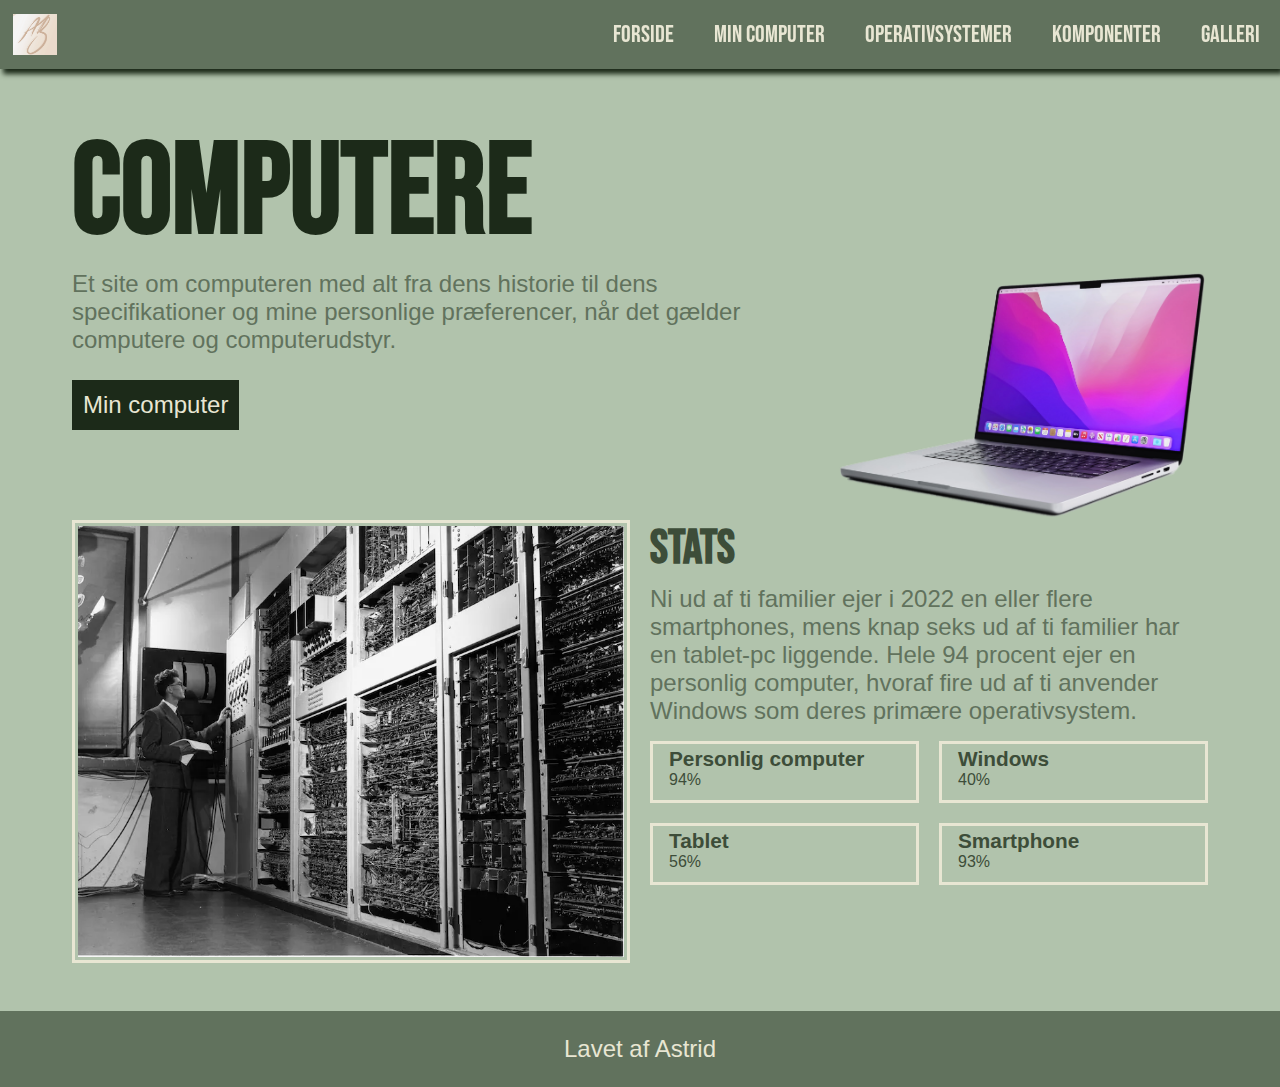
<file: index.html>
<!DOCTYPE html>
<html lang="da">

<head>
  <meta charset="UTF-8">
  <meta name="viewport" content="width=device-width, initial-scale=1.0">
  <meta name="robots" content="noindex">
  <link rel="stylesheet" href="style.css">
  <link rel="stylesheet" href="layout.css">
  <link rel="preconnect" href="https://fonts.googleapis.com">
<link rel="preconnect" href="https://fonts.gstatic.com" crossorigin>
<link href="https://fonts.googleapis.com/css2?family=Bebas+Neue&display=swap" rel="stylesheet">
  <title>Computere</title>
</head>

<body>
  <header>
        <div class="logo">
            <a href="index.html">
                <img src="imgs/logo.webp" alt="Logo">
            </a>
        </div>
        <nav>
            <ul class="menu">
                <li><a href="index.html">Forside</a></li>
                <li><a href="min_computer.html">Min Computer</a></li>
                <li><a href="operativsystemer.html">Operativsystemer</a></li>
                <li><a href="komponenter.html">Komponenter</a></li>
                <li><a href="galleri.html">Galleri</a></li>
            </ul>
        </nav> 
    </header>

  <main>
    <h1>Computere</h1>

    <section class="grid_2-1">
      <div>
           <p>Et site om computeren med alt fra dens historie til dens specifikationer og mine personlige præferencer, når det
            gælder computere og computerudstyr.</p>
            <a href="min_computer.html" class="link_mincomputer">Min computer</a>
          </div>
     <div>
      <img src="imgs/computer-cutout.webp" alt="Laptop computer" class="laptop">   
    </div>
    </section> 

    <section class="grid_1-1">
    
    <div>
      <h2>Stats</h2>
    <p>Ni ud af ti familier ejer i 2022 en eller flere smartphones, mens knap seks ud af ti familier har en tablet-pc
      liggende. Hele 94 procent ejer en personlig computer, hvoraf fire ud af ti anvender Windows som deres primære
      operativsystem.</p>
    


    <dl class="dl_grid_1-1">
 
  <div class="item"><dt>Personlig computer</dt>
        <dd>94%</dd></div>
   

    
  <div class="item"><dt>Windows</dt>
        <dd>40%</dd></div>
    

    
  <div class="item"><dt>Tablet</dt>
        <dd>56%</dd></div>
     

     
   <div class="item"><dt>Smartphone</dt>
        <dd>93%</dd></div>
      
 </dl>
    </div>
    

    <div class="order"><img src="imgs/computer-old.webp" alt="Gammel computer" class="computer-old"></div>
    
  </section>

  </main>
  <footer>
  <p>Lavet af Astrid</p>
  </footer>
</body>

</html>
</file>
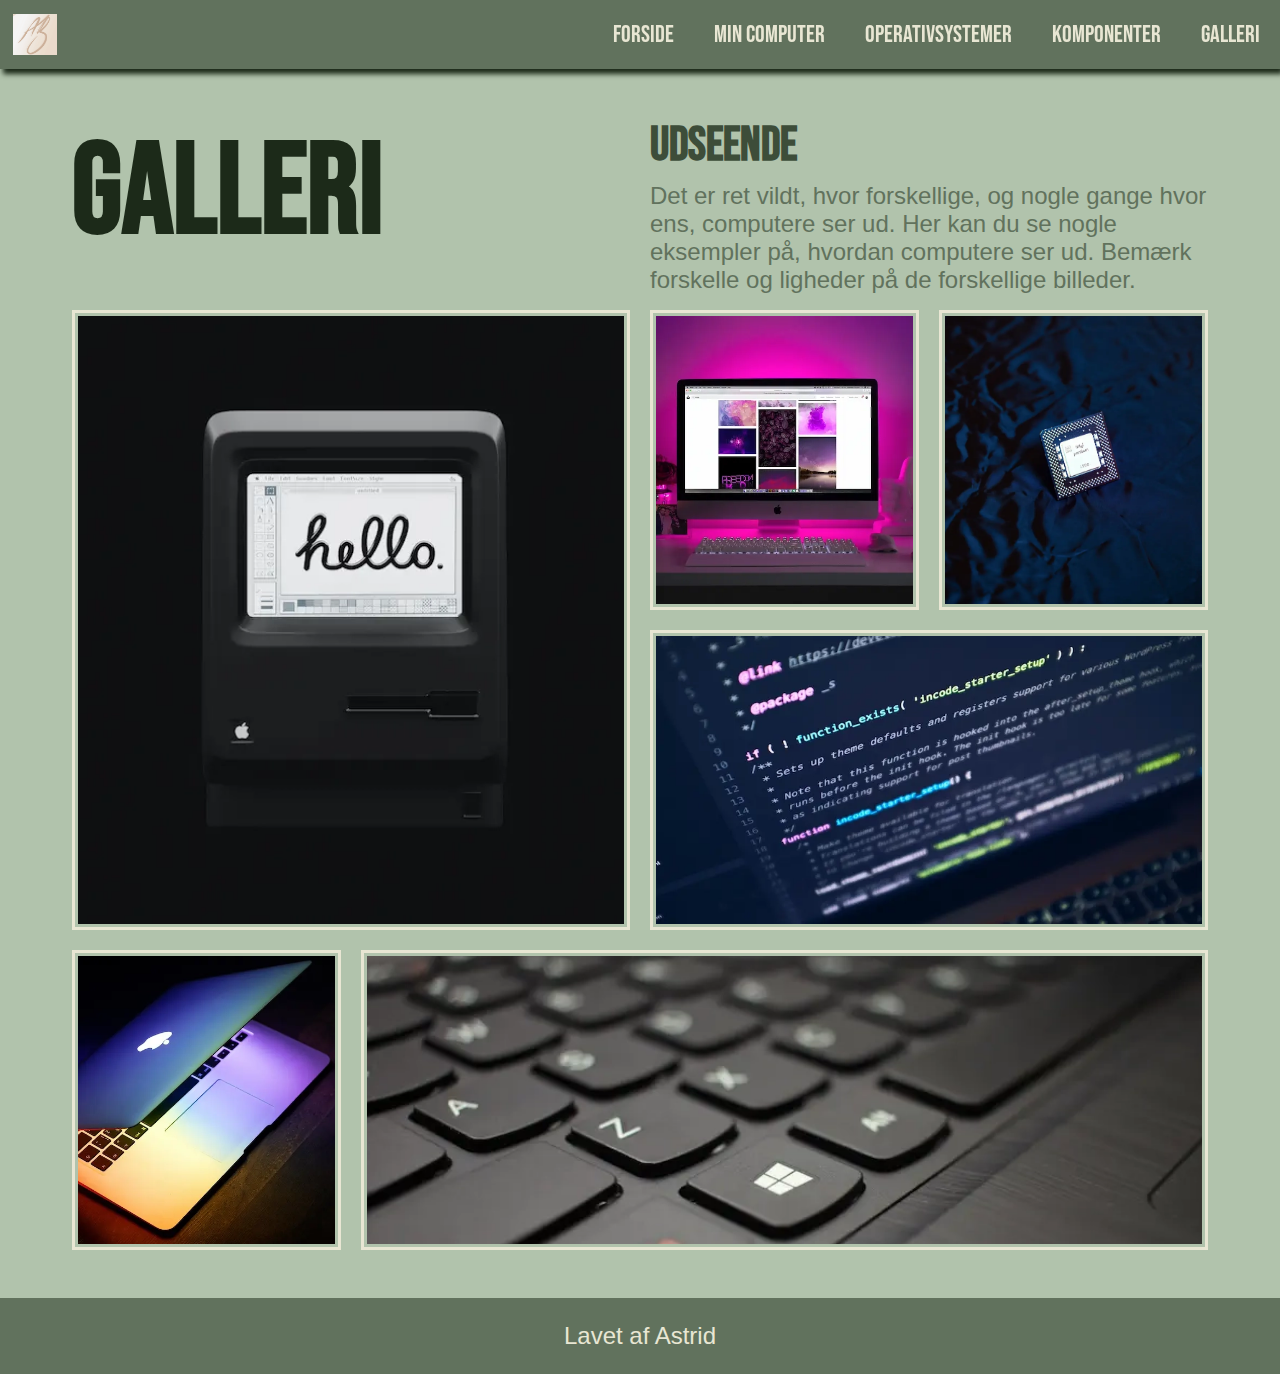
<file: galleri.html>
<!DOCTYPE html>
<html lang="da">

<head>
  <meta charset="UTF-8">
  <meta name="viewport" content="width=device-width, initial-scale=1.0">
  <meta name="robots" content="noindex">
   <link rel="stylesheet" href="style.css">
    <link rel="stylesheet" href="layout.css">
  <link rel="preconnect" href="https://fonts.googleapis.com">
<link rel="preconnect" href="https://fonts.gstatic.com" crossorigin>
<link href="https://fonts.googleapis.com/css2?family=Bebas+Neue&display=swap" rel="stylesheet">
  <title>Galleri</title>
</head>

<body>
  <header>
        <div class="logo">
            <a href="index.html">
                <img src="imgs/logo.webp" alt="Logo">
            </a>
        </div>
        <nav>
            <ul class="menu">
                <li><a href="index.html">Forside</a></li>
                <li><a href="min_computer.html">Min Computer</a></li>
                <li><a href="operativsystemer.html">Operativsystemer</a></li>
                <li><a href="komponenter.html">Komponenter</a></li>
                <li><a href="galleri.html">Galleri</a></li>
            </ul>
        </nav> 
    </header>
  <main>
<div class="grid_1-1">
  <div><h1>Galleri</h1></div>
  <div><h2>Udseende</h2>
    <p class="udseende-tekst">Det er ret vildt, hvor forskellige, og nogle gange hvor ens, computere ser ud. Her kan du se nogle eksempler på,
      hvordan computere ser ud. Bemærk forskelle og ligheder på de forskellige billeder.</p></div>
</div>
<div class="grid_1-1-1-1">
  <img src="imgs/galleri/apple-84.webp" alt="Billed 1" class="billed-1">
    <img src="imgs/galleri/desktop-setup.webp" alt="Billed 2" class="billed-2">
    <img src="imgs/galleri/intel-chip.webp" alt="Billed 3" class="billed-3">
    <img src="imgs/galleri/code.webp" alt="Billed 4" class="billed-4">
    <img src="imgs/galleri/macbook.webp" alt="Billed 5" class="billed-5">
    <img src="imgs/galleri/keyboard.webp" alt="Billed 6" class="billed-6">
  </div>

    
  </main>
  <footer>
    <p>Lavet af Astrid</p>
  </footer>
</body>

</html>
</file>
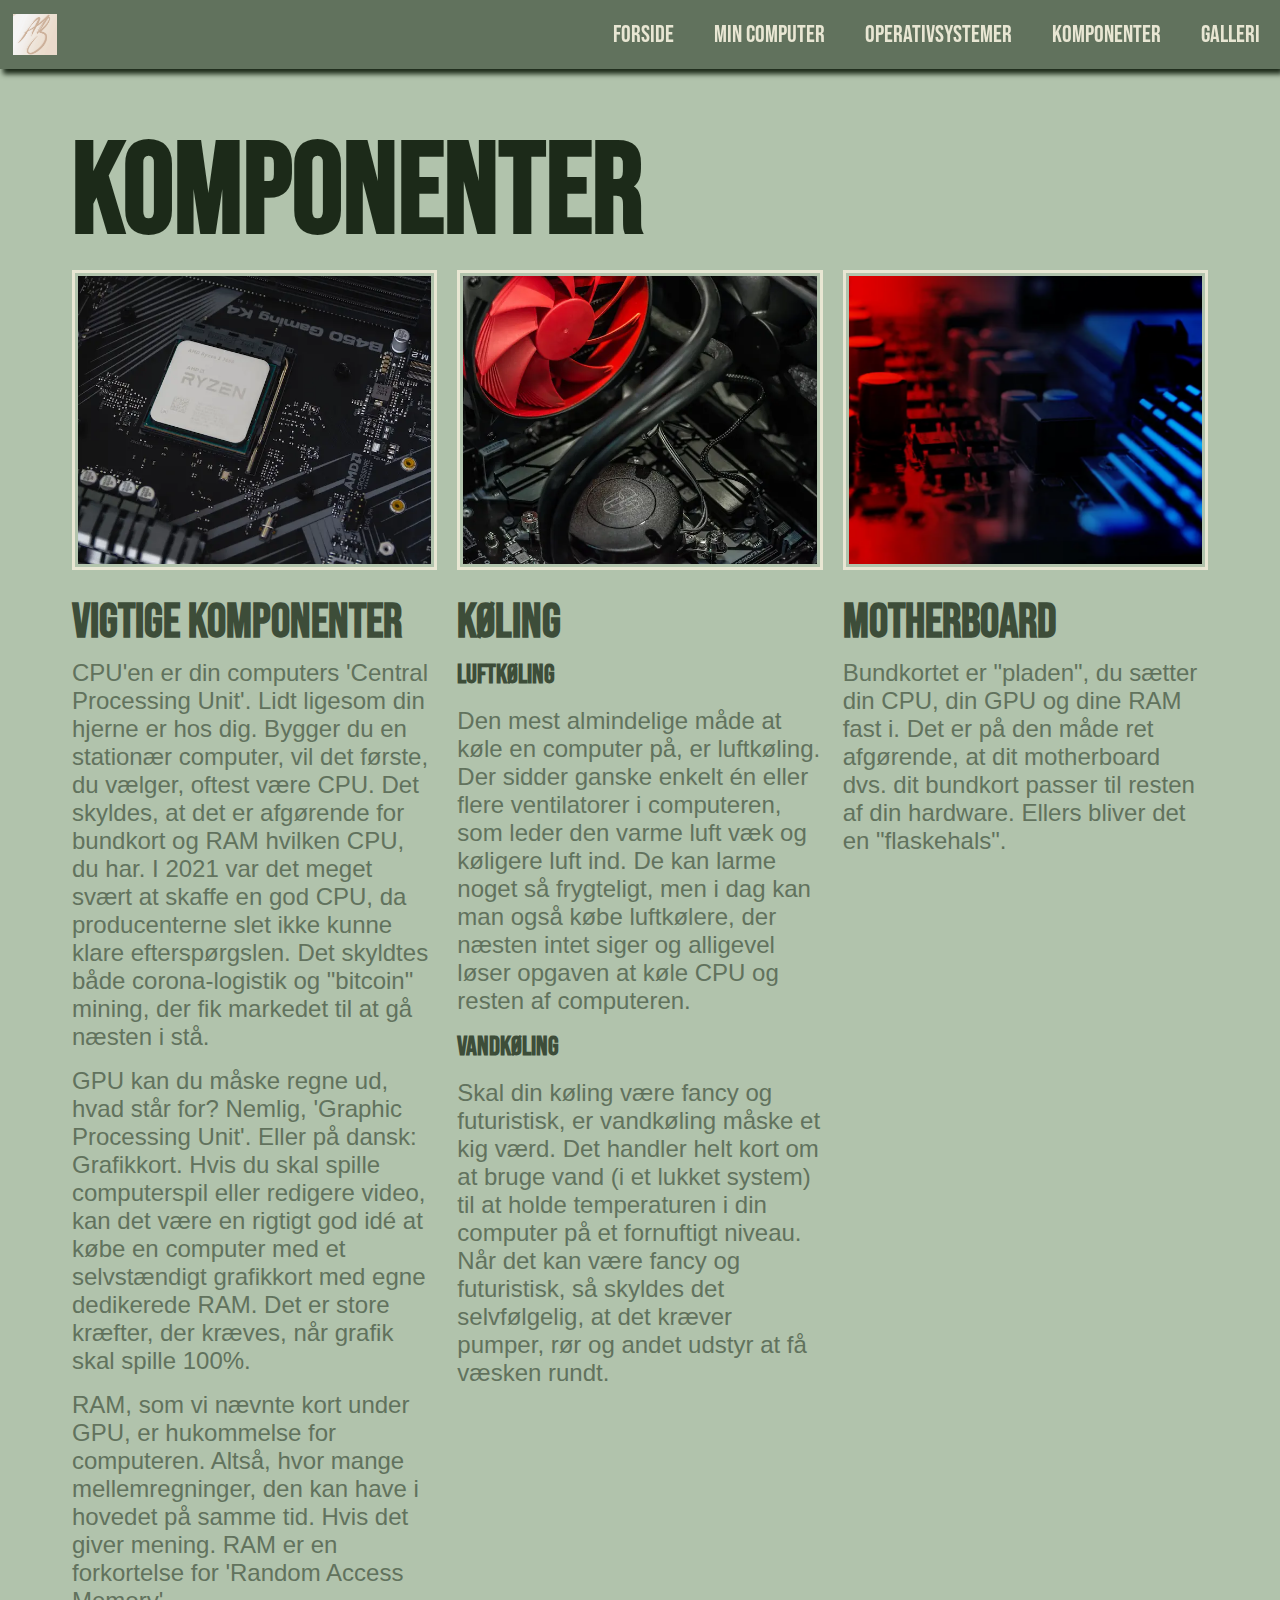
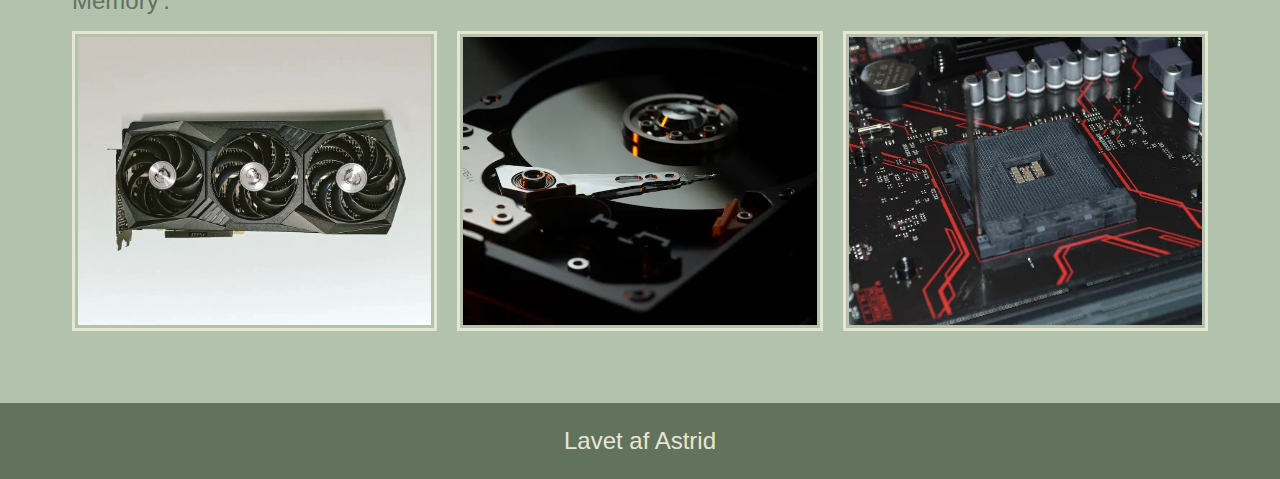
<file: komponenter.html>
<!DOCTYPE html>
<html lang="da">

<head>
  <meta charset="UTF-8">
  <meta name="viewport" content="width=device-width, initial-scale=1.0">
  <meta name="robots" content="noindex">
  <link rel="stylesheet" href="style.css">
   <link rel="stylesheet" href="layout.css">
  <link rel="preconnect" href="https://fonts.googleapis.com">
<link rel="preconnect" href="https://fonts.gstatic.com" crossorigin>
<link href="https://fonts.googleapis.com/css2?family=Bebas+Neue&display=swap" rel="stylesheet">
  <title>Komponenter</title>
</head>

<body>
  <header>
        <div class="logo">
            <a href="index.html">
                <img src="imgs/logo.webp" alt="Logo">
            </a>
        </div>
        <nav>
            <ul class="menu">
                <li><a href="index.html">Forside</a></li>
                <li><a href="min_computer.html">Min Computer</a></li>
                <li><a href="operativsystemer.html">Operativsystemer</a></li>
                <li><a href="komponenter.html">Komponenter</a></li>
                <li><a href="galleri.html">Galleri</a></li>
            </ul>
        </nav> 
    </header>
  <main>
    <h1>Komponenter</h1>

<div class="grid_1-1-1">
  <article class="flex_col">
<div> <img src="imgs/komponenter/processor.webp" alt="Processor">
<h2>Vigtige komponenter</h2>
    <p>CPU'en er din computers 'Central Processing Unit'. Lidt ligesom din hjerne er hos dig. Bygger du en stationær
      computer, vil det første, du vælger, oftest være CPU. Det skyldes, at det er afgørende for bundkort og RAM hvilken
      CPU, du har. I 2021 var det meget svært at skaffe en god CPU, da producenterne slet ikke kunne klare
      efterspørgslen. Det skyldtes både corona-logistik og "bitcoin" mining, der fik markedet til at gå næsten i stå.
    </p>
    <p>GPU kan du måske regne ud, hvad står for? Nemlig, 'Graphic Processing Unit'. Eller på dansk: Grafikkort. Hvis du
      skal spille computerspil eller redigere video, kan det være en rigtigt god idé at købe en computer med et
      selvstændigt grafikkort med egne dedikerede RAM. Det er store kræfter, der kræves, når grafik skal spille 100%.
    </p>
    <p>RAM, som vi nævnte kort under GPU, er hukommelse for computeren. Altså, hvor mange mellemregninger, den kan have
      i hovedet på samme tid. Hvis det giver mening. RAM er en forkortelse for 'Random Access Memory'.</p></div>
<div><img src="imgs/komponenter/grafikkort.webp" alt="Grafikkort"></div>
  </article>

  <article class="flex_col">
<div> <img src="imgs/komponenter/luft.webp" alt="Luftkøling">
    <h2>Køling</h2>
    <h3>Luftkøling</h3>
    <p>Den mest almindelige måde at køle en computer på, er luftkøling. Der sidder ganske enkelt én eller flere
      ventilatorer i computeren, som leder den varme luft væk og køligere luft ind. De kan larme noget så frygteligt,
      men i dag kan man også købe luftkølere, der næsten intet siger og alligevel løser opgaven at køle CPU og resten af
      computeren.</p>
    <h3>Vandkøling</h3>
    <p>Skal din køling være fancy og futuristisk, er vandkøling måske et kig værd. Det handler helt kort om at bruge
      vand (i et lukket system) til at holde temperaturen i din computer på et fornuftigt niveau. Når det kan være fancy
      og futuristisk, så skyldes det selvfølgelig, at det kræver pumper, rør og andet udstyr at få væsken rundt.</p></div>
<div><img src="imgs/komponenter/vand.webp" alt="Vandkøling"></div>
  </article>

  <article class="flex_col">
<div><img src="imgs/komponenter/motherboard1.webp" alt="Motherboard">
    <h2>Motherboard</h2>
    <p>Bundkortet er "pladen", du sætter din CPU, din GPU og dine RAM fast i. Det er på den måde ret afgørende, at dit
      motherboard dvs. dit bundkort passer til resten af din hardware. Ellers bliver det en "flaskehals".</p></div>
<div> <img src="imgs/komponenter/motherboard2.webp" alt="Motherboard"></div>
  </article>
</div>
   
  </main>
  <footer>
   <p>Lavet af Astrid</p>
  </footer>
</body>

</html>
</file>
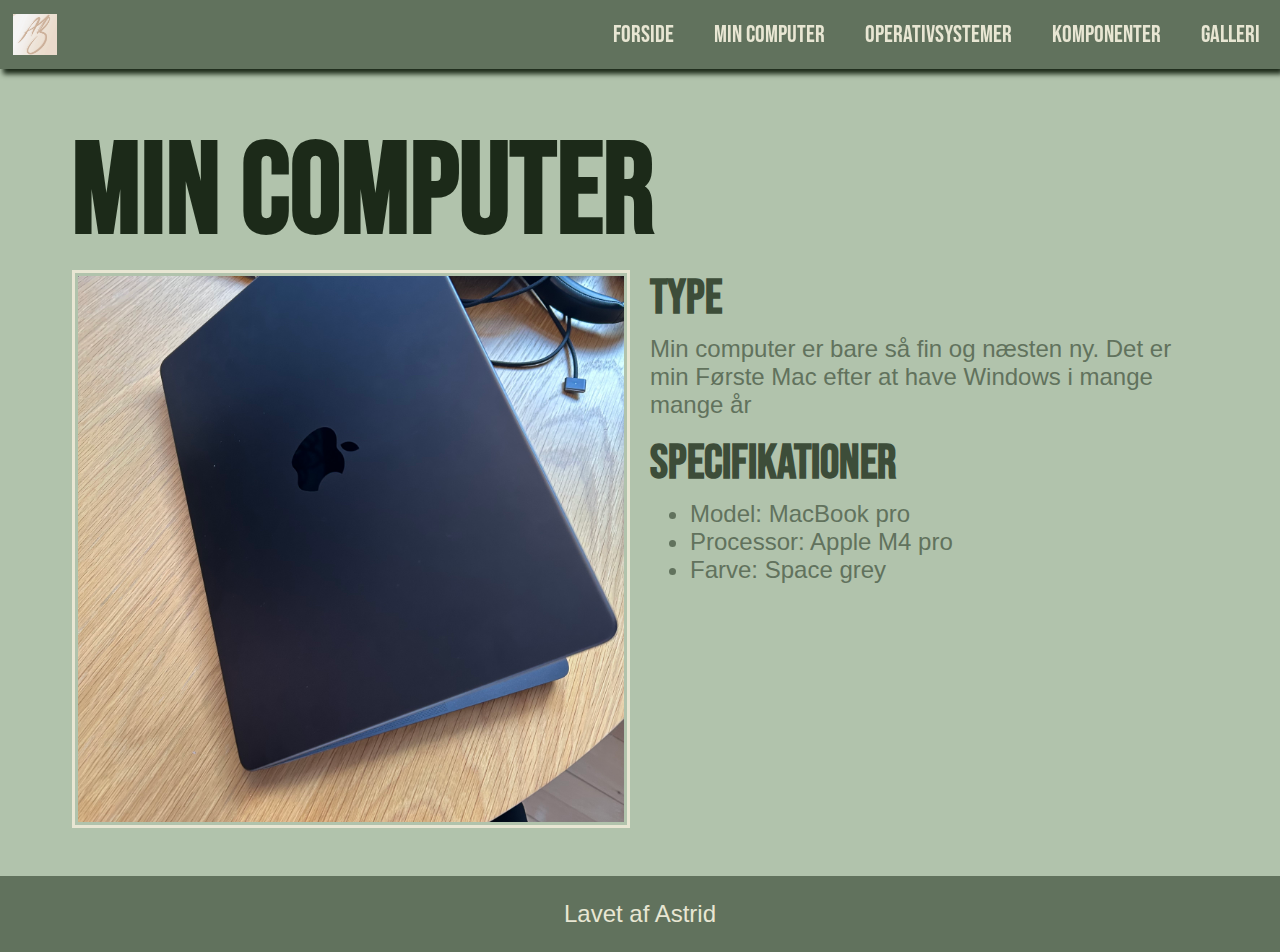
<file: min_computer.html>
<!DOCTYPE html>
<html lang="da">

<head>
  <meta charset="UTF-8">
  <meta name="viewport" content="width=device-width, initial-scale=1.0">
  <meta name="robots" content="noindex">
   <link rel="stylesheet" href="style.css">
    <link rel="stylesheet" href="layout.css">
  <link rel="preconnect" href="https://fonts.googleapis.com">
<link rel="preconnect" href="https://fonts.gstatic.com" crossorigin>
<link href="https://fonts.googleapis.com/css2?family=Bebas+Neue&display=swap" rel="stylesheet">
  <title>Min computer</title>
</head>

<body>
  <header>
        <div class="logo">
            <a href="index.html">
                <img src="imgs/logo.webp" alt="Logo">
            </a>
        </div>
        <nav>
            <ul class="menu">
                <li><a href="index.html">Forside</a></li>
                <li><a href="min_computer.html">Min Computer</a></li>
                <li><a href="operativsystemer.html">Operativsystemer</a></li>
                <li><a href="komponenter.html">Komponenter</a></li>
                <li><a href="galleri.html">Galleri</a></li>
            </ul>
        </nav> 
    </header>
  <main>
    <h1>Min computer</h1>
    <div class="grid_1-1">
      <div>
    <img src="imgs/minmac.jpeg" alt="Min Mac"></div>
      <div>
    <h2>Type</h2>
    <p>Min computer er bare så fin og næsten ny. Det er min Første Mac efter at have Windows i mange mange år</p>
    <h2>Specifikationer</h2>
    
      <ul class="specifikationer">
        <li>Model: MacBook pro </li>
        <li>Processor: Apple M4 pro</li>
        <li>Farve: Space grey</li>
      </ul>
    
    </div>
  </main>
  <footer>
    <p>Lavet af Astrid</p>
  </footer>
</body>

</html>
</file>
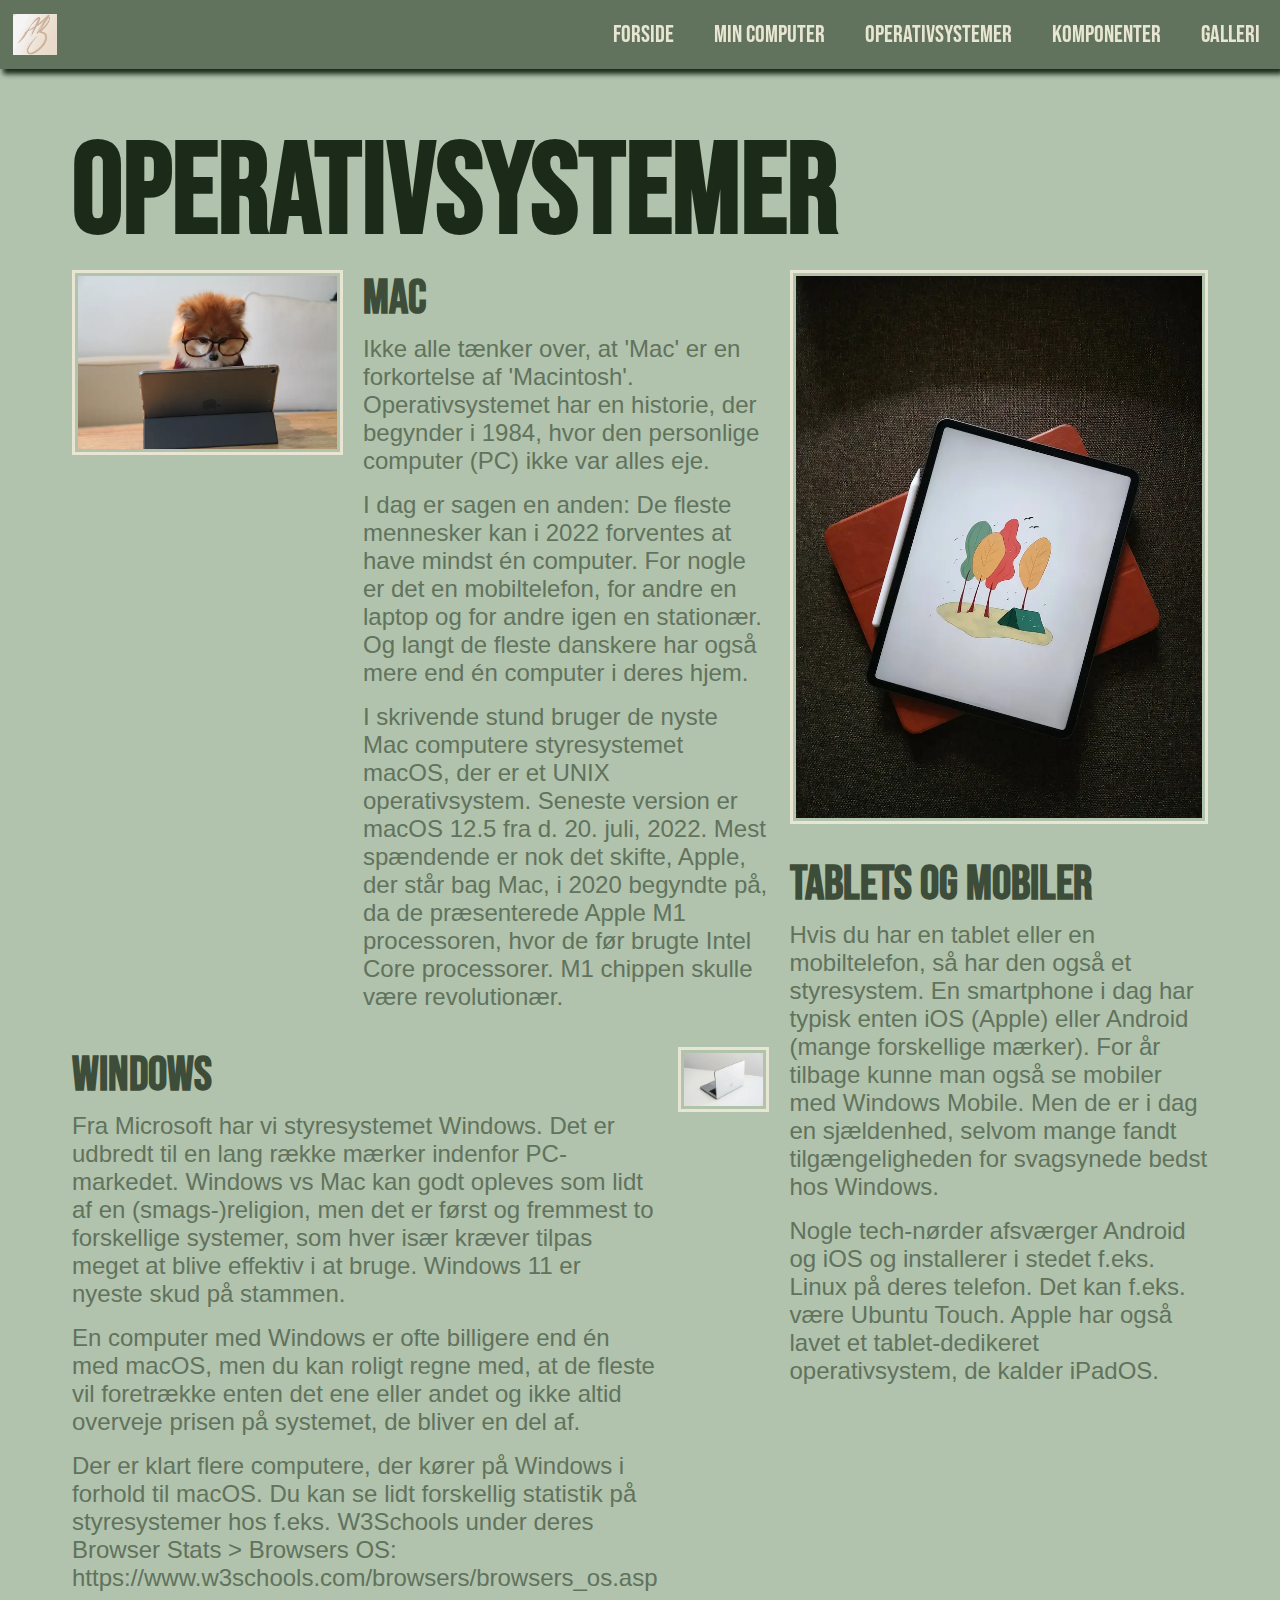
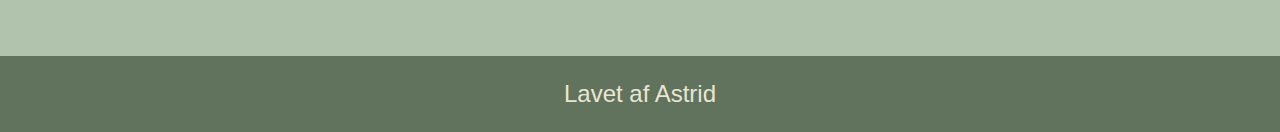
<file: operativsystemer.html>
<!DOCTYPE html>
<html lang="da">

<head>
  <meta charset="UTF-8">
  <meta name="viewport" content="width=device-width, initial-scale=1.0">
  <meta name="robots" content="noindex">
   <link rel="stylesheet" href="style.css">
    <link rel="stylesheet" href="layout.css">
  <link rel="preconnect" href="https://fonts.googleapis.com">
<link rel="preconnect" href="https://fonts.gstatic.com" crossorigin>
<link href="https://fonts.googleapis.com/css2?family=Bebas+Neue&display=swap" rel="stylesheet">
  <title>Operativsystemer</title>
</head>

<body>
   <header>
        <div class="logo">
            <a href="index.html">
                <img src="imgs/logo.webp" alt="Logo">
            </a>
        </div>
        <nav>
            <ul class="menu">
                <li><a href="index.html">Forside</a></li>
                <li><a href="min_computer.html">Min Computer</a></li>
                <li><a href="operativsystemer.html">Operativsystemer</a></li>
                <li><a href="komponenter.html">Komponenter</a></li>
                <li><a href="galleri.html">Galleri</a></li>
            </ul>
        </nav> 
    </header>
  <main>
    <h1>Operativsystemer</h1>
    <div class="grid_5-3">
      <div>
<div class="grid_2-3">
  <div><img src="imgs/mac.webp" alt="Mac"></div>
  <div> <h2>Mac</h2>
    <p>Ikke alle tænker over, at 'Mac' er en forkortelse af 'Macintosh'. Operativsystemet har en historie, der begynder
      i 1984, hvor den personlige computer (PC) ikke var alles eje.</p>
    <p>I dag er sagen en anden: De fleste mennesker kan i 2022 forventes at have mindst én computer. For nogle er det en
      mobiltelefon, for andre en laptop og for andre igen en stationær. Og langt de fleste danskere har også mere end én
      computer i deres hjem.</p>
    <p>I skrivende stund bruger de nyste Mac computere styresystemet macOS, der er et UNIX operativsystem. Seneste
      version er macOS 12.5 fra d. 20. juli, 2022. Mest spændende er nok det skifte, Apple, der står bag Mac, i 2020
      begyndte på, da de præsenterede Apple M1 processoren, hvor de før brugte Intel Core processorer. M1 chippen skulle
      være revolutionær.</p></div>
</div>

<div class="grid_3-2">
  <div>
 <img src="imgs/windows.webp" alt="windows"></div>
  
 <div class="order">
<h2>windows</h2>
    <p>Fra Microsoft har vi styresystemet Windows. Det er udbredt til en lang række mærker indenfor PC-markedet. Windows
      vs Mac kan godt opleves som lidt af en (smags-)religion, men det er først og fremmest to forskellige systemer, som
      hver især kræver tilpas meget at blive effektiv i at bruge. Windows 11 er nyeste skud på stammen.</p>
    <p>En computer med Windows er ofte billigere end én med macOS, men du kan roligt regne med, at de fleste vil
      foretrække enten det ene eller andet og ikke altid overveje prisen på systemet, de bliver en del af.</p>
    <p>Der er klart flere computere, der kører på Windows i forhold til macOS. Du kan se lidt forskellig statistik på
      styresystemer hos f.eks. W3Schools under deres Browser Stats > Browsers OS:
      https://www.w3schools.com/browsers/browsers_os.asp</p></div>
</div>
 </div>
      
      
      <div>
   <img src="imgs/tablet.webp" alt="Tablet" class="tablet">
    <h2>Tablets og mobiler</h2>
    <p>Hvis du har en tablet eller en mobiltelefon, så har den også et styresystem. En smartphone i dag har typisk enten
      iOS (Apple) eller Android (mange forskellige mærker). For år tilbage kunne man også se mobiler med Windows Mobile.
      Men de er i dag en sjældenhed, selvom mange fandt tilgængeligheden for svagsynede bedst hos Windows.</p>
    <p>Nogle tech-nørder afsværger Android og iOS og installerer i stedet f.eks. Linux på deres telefon. Det kan f.eks.
      være Ubuntu Touch. Apple har også lavet et tablet-dedikeret operativsystem, de kalder iPadOS.</p>
      </div>
    </div>

    
  </main>
  <footer>
    <p>Lavet af Astrid</p>
  </footer>
</body>

</html>
</file>
<file: layout.css>
main{
    max-width: 1200px;
    margin-inline: auto;

}


@media (min-width: 840px) {

/*****forside*****/
.grid_2-1 {
    display: grid;
    grid-template-columns: 2fr 1fr;
    gap: 20px;
}
.grid_1-1 {
    display: grid;
    grid-template-columns: 1fr 1fr;
    gap: 20px;
}
.order{
    order: -1;
}

.dl_grid_1-1{
    display:grid;
    grid-template-columns: 1fr 1fr;
    gap: 20px;
}

.dl .item{
    display:flex;
    flex-direction: column; 
    gap: 5px;
} 

/*****operativsystemer*****/
.grid_5-3 {
    display: grid;
    grid-template-columns: 5fr 3fr;
    gap: 20px;
}
.grid_2-3 {
    display: grid;
    grid-template-columns: 2fr 3fr;
    gap: 20px;
    margin-bottom: 20px;
}
.grid_3-2 {
    display: grid;
    grid-template-columns: 3fr 2fr;
    gap: 20px;
}

/*****komponenter*****/
.grid_1-1-1 {
    display: grid;
    grid-template-columns: 1fr 1fr 1fr;
    gap: 20px;
}
.flex_col {
    display: flex;
    flex-direction: column;
}
.flex_col :last-child {
    display: flex;
    flex-direction: column;
    margin-top: auto;
}
.grid_1-1-1 img {
    width: 100%;
    height: 300px;
    object-fit: cover;
    object-position: center;
    margin-bottom: 1.5rem;
}

/*****galleri*****/

.udseende-tekst{
    max-width: 65ch;
}

.grid_1-1-1-1 {
    display: grid;
    grid-template-columns: 1fr 1fr 1fr 1fr;
    gap: 20px;
    grid-auto-rows: 300px;
}
.grid_1-1-1-1 img {
    width: 100%;
    height: 100%;
    object-fit: cover;
    object-position: center;
}

.billed-1{
    grid-column-start: 1;
    grid-column-end: 3;
    grid-row-start: 1;
    grid-row-end: 3;
}

.billed-2{
    grid-column-start: 3;
    grid-column-end: 4;
    grid-row-start: 1;
    grid-row-end: 2;
}

.billed-3{
    grid-column-start: 4;
    grid-column-end: 5;
    grid-row-start: 1;
    grid-row-end: 2;
}

.billed-4{
    grid-column-start: 3;
    grid-column-end: 5;
    grid-row-start: 2;
    grid-row-end: 3;
}

.billed-5{
    grid-column-start: 1;
    grid-column-end: 2;
    grid-row-start: 3;
    grid-row-end: 4;
}

.billed-6{
    grid-column-start: 2;
    grid-column-end: 5;
    grid-row-start: 3;
    grid-row-end: 4;
}

}








/*****mobil*****/

@media (max-width: 840px) {
  .grid_1-1-1-1 {
    display: grid;
    grid-template-columns: 1fr 1fr;
    gap: 20px;
    grid-auto-rows: 300px;
}

.grid_1-1-1-1 img {
    width: 100%;
    height: 100%;
    object-fit: cover;
    object-position: center;
}

.billed-1{
    grid-column-start: 1;
    grid-column-end: 3;
    grid-row-start: 1;
    grid-row-end: 3;
}

.billed-2{
    grid-column-start: 1;
    grid-column-end: 2;
    grid-row-start: 3;
    grid-row-end: 4;
}

.billed-3{
    grid-column-start: 2;
    grid-column-end: 3;
    grid-row-start: 3;
    grid-row-end: 4;
}

.billed-4{
    grid-column-start: 1;
    grid-column-end: 3;
    grid-row-start: 4;
    grid-row-end: 5;
}

.billed-5{
    grid-column-start: 1;
    grid-column-end: 3;
    grid-row-start: 5;
    grid-row-end: 7;
}

.billed-6{
    grid-column-start: 1;
    grid-column-end: 3;
    grid-row-start: 7;
    grid-row-end: 8;
}



}
</file>
<file: style.css>
/******* Reset ********/

* {
  margin: 0;
  padding: 0;
  box-sizing: border-box;
}

img {
  max-width: 100%;
  height: auto;
  display: block;
} 

/******* fonts ********/

@font-face{
                        font-family: 'MyWebFont';
                        src: url('fonts/ptsansnarrow-regular-webfont.woff2');
                        src: url('fonts/ptsansnarrow-regular-webfont.woff') format('embedded-opentype'),
                        url('WebFont.woff') format('woff'),
                        url('WebFont.ttf') format('truetype'),
                        url('WebFont.svg#webfont') format('svg');
                        }



/******* tekst ********/
h1{
    font-family: "Bebas Neue", sans-serif;
    font-size: 8rem;
    color: #1c2a19;
}     
p{
    font-family: 'pt sans narrow', sans-serif;
    color: #61725d;
    font-size: 1.5rem;
    margin-bottom: 1rem;

} 
h2{
    font-family: "Bebas Neue", sans-serif;
    color: #3d4d39;
    font-size: 3rem;
    margin-bottom: 0.5rem;
}

h3{
    font-family: "Bebas Neue", sans-serif;
    color: #3d4d39;
    font-size: 1.7rem;
    margin-bottom: 1rem;
} 

.link_mincomputer{
    font-family: 'pt sans narrow', sans-serif;
    color: #e8e6d3;
    font-size: 1.5rem;
    text-decoration: none;
    border: 1px solid #1c2a19;
    background-color: #1c2a19;
    padding: 10px;
    display: inline-block;
    margin-top: 10px;
    margin-bottom: 4rem;
}

dt{
color: #3d4d39;
font-family: pt sans narrow, sans-serif;
font-weight: bold;
font-size: 1.3rem;
}

dd{
    font-family: pt sans narrow, sans-serif;
    font-size: 1rem;
    margin-bottom: 0.5rem;
    color: #3d4d39;
}

.specifikationer{
  font-family: pt sans narrow, sans-serif;
  color: #61725d;
    font-size: 1.5rem;
    margin-bottom: 1rem;
    margin-left: 2.5rem;
}


/******* menu ********/

header {
  position: sticky;
  top: 0;
  display: flex;
  justify-content: space-between;
  align-items: center;
  padding: 10px;
  background-color: #61725d;
  box-shadow: 3px 5px 5px #1c2a19;
}

.logo img {
  width: 50px;
  height: auto;
 border: none;
  
}

.menu {
  display: flex;
  list-style: none;
  margin: 0;
  padding: 0;
}

.menu li {
  margin-right: 20px;
}

.menu li:last-child {
  margin-right: 0;
}

.menu a {
  display: block;
  padding: 10px;
  color: #e8e6d3;
  text-decoration: none;
  transition: color 0.3s;
  text-align: end;
  font-family: "Bebas Neue", sans-serif;
  font-size: 1.5rem;
}

.menu a:hover {
  color: #1c2a19;
  border: 1px solid #1c2a19;
  background-color: #b1c3ac;
}

@media screen and (max-width: 800px) {
  .menu {
    display: none;
  }
}



/******* billede ********/

img {
border: 3px solid #e8e6d3;
padding: 3px;
}

.laptop {
  border: none;
  max-width: 100%;
  height: auto;
  display: block;
}

.tablet {
  margin-bottom: 2rem;
}

/******* krop ********/

body {
  background-color: #b1c3ac;
}

main {
  margin: 1rem;
  padding: 2rem;
}

footer {
  background-color: #61725d;
  font-size: 1rem;
  padding-block: 0.5rem;
  text-align: center ;
  
} 

footer p{ 
  color: #e8e6d3;
  
  margin-top: 1rem;
}




/******* diverse ********/

.item{
 border: 3px solid #e8e6d3;
padding: 3px;
padding-left: 1rem;
}
</file>
